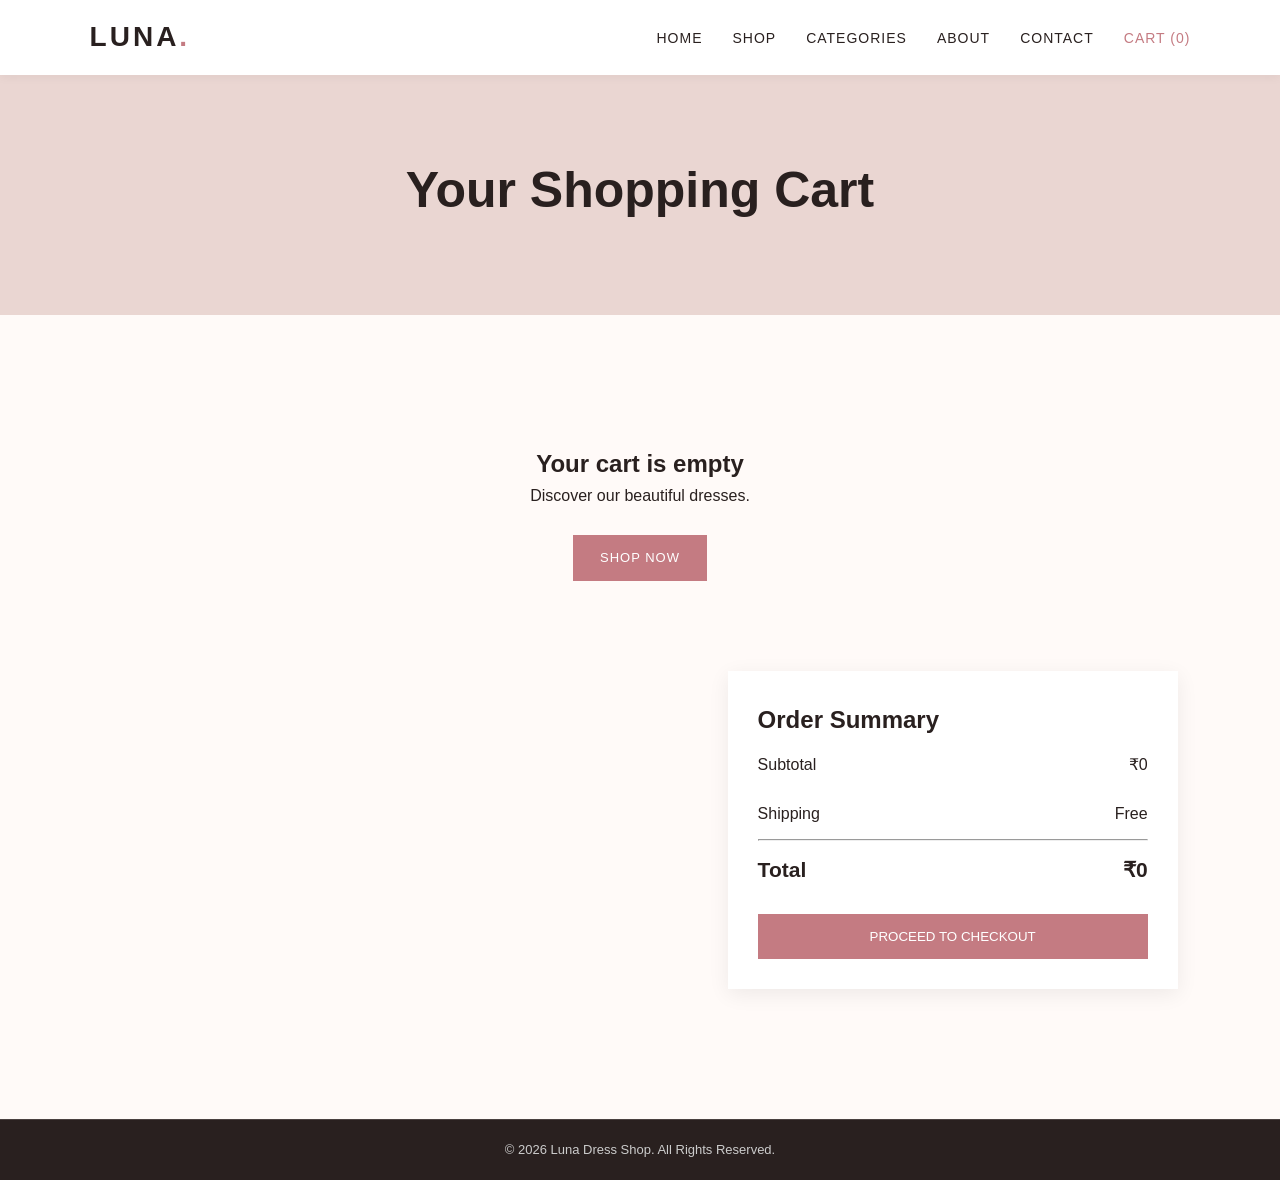
<file: cart.html>
<!DOCTYPE html>
<html lang="en">
<head>
    <meta charset="UTF-8">
    <meta name="viewport" content="width=device-width, initial-scale=1.0">
    <title>Luna Dress Shop | Cart</title>
    <link rel="stylesheet" href="css/style.css">
</head>

<body>

<header>
    <nav class="navbar">
        <a href="index.html" class="logo">LUNA<span>.</span></a>

        <ul class="nav-links">
            <li><a href="index.html">Home</a></li>
            <li><a href="shop.html">Shop</a></li>
            <li><a href="categories.html">Categories</a></li>
            <li><a href="about.html">About</a></li>
            <li><a href="contact.html">Contact</a></li>
            <li><a class="active" href="cart.html">Cart (<span id="cart-count">0</span>)</a></li>
        </ul>

        <button class="menu-btn" onclick="toggleMenu()">☰</button>
    </nav>
</header>

<section class="page-banner">
    <h1>Your Shopping Cart</h1>
</section>

<section class="cart-section">

    <div id="cart-items"></div>

    <div class="cart-summary">
        <h2>Order Summary</h2>

        <div class="summary-row">
            <span>Subtotal</span>
            <span>₹<span id="cart-total">0</span></span>
        </div>

        <div class="summary-row">
            <span>Shipping</span>
            <span>Free</span>
        </div>

        <hr>

        <div class="summary-row total">
            <span>Total</span>
            <span>₹<span id="final-total">0</span></span>
        </div>

        <button class="checkout-btn" onclick="checkout()">
            PROCEED TO CHECKOUT
        </button>
    </div>

</section>

<footer>
    <div class="copyright">
        © 2026 Luna Dress Shop. All Rights Reserved.
    </div>
</footer>

<script src="js/script.js"></script>
</body>
</html>
</file>
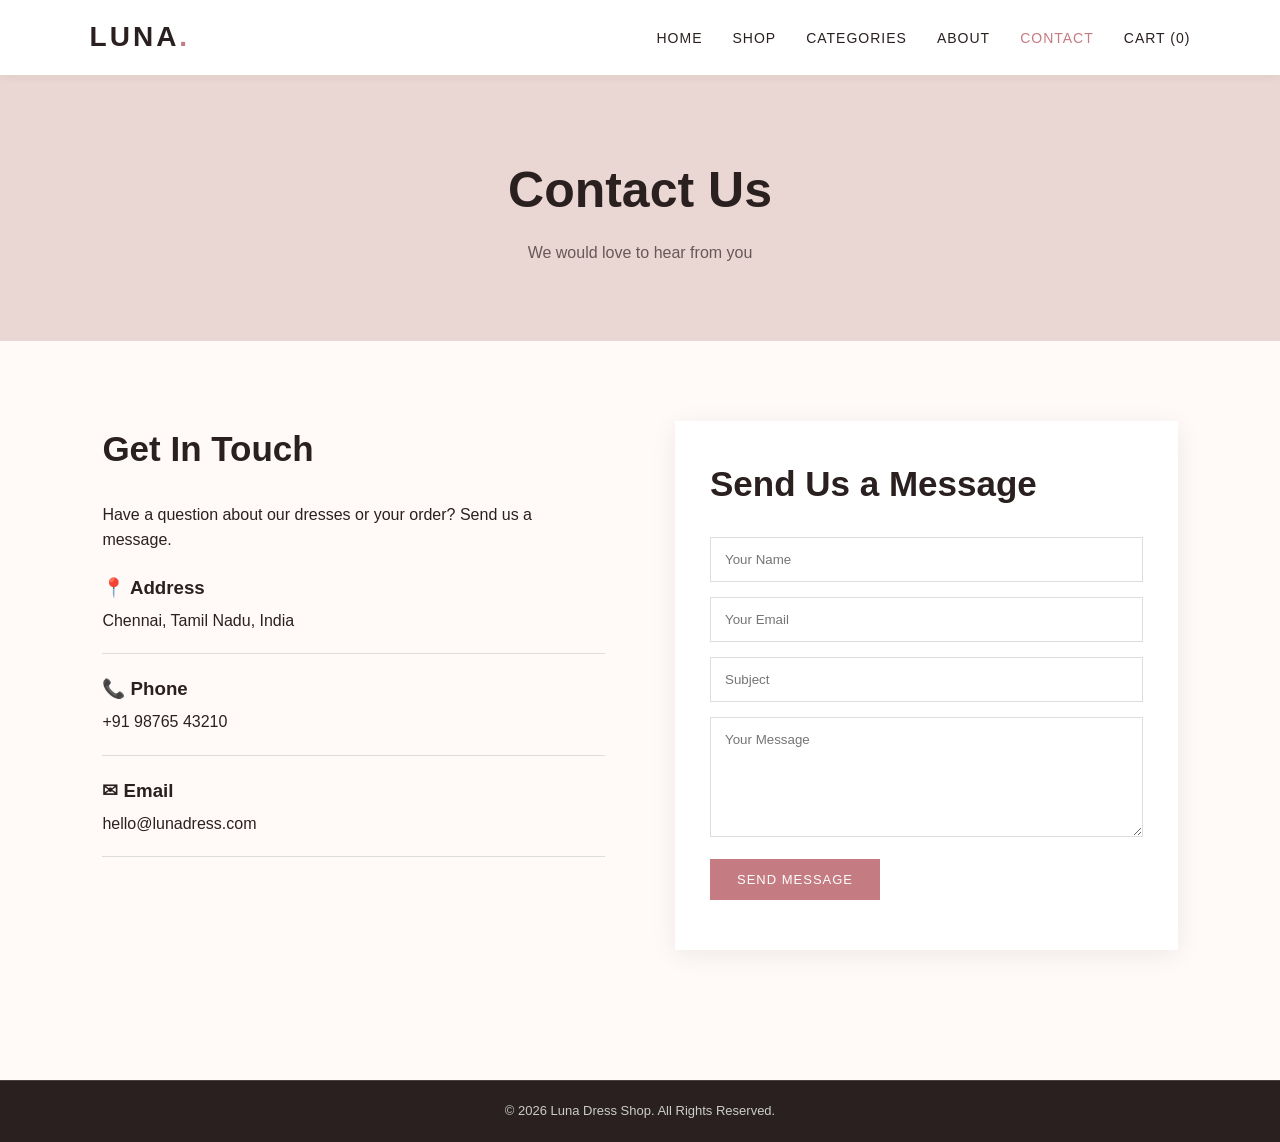
<file: contact.html>
<!DOCTYPE html>
<html lang="en">
<head>
    <meta charset="UTF-8">
    <meta name="viewport" content="width=device-width, initial-scale=1.0">
    <title>Luna Dress Shop | Contact</title>
    <link rel="stylesheet" href="css/style.css">
</head>

<body>

<header>
    <nav class="navbar">
        <a href="index.html" class="logo">LUNA<span>.</span></a>

        <ul class="nav-links">
            <li><a href="index.html">Home</a></li>
            <li><a href="shop.html">Shop</a></li>
            <li><a href="categories.html">Categories</a></li>
            <li><a href="about.html">About</a></li>
            <li><a class="active" href="contact.html">Contact</a></li>
            <li><a href="cart.html">Cart (<span id="cart-count">0</span>)</a></li>
        </ul>

        <button class="menu-btn" onclick="toggleMenu()">☰</button>
    </nav>
</header>

<section class="page-banner">
    <h1>Contact Us</h1>
    <p>We would love to hear from you</p>
</section>

<section class="contact-section">

    <div class="contact-info">
        <h2>Get In Touch</h2>

        <p>
            Have a question about our dresses or your order?
            Send us a message.
        </p>

        <div class="contact-box">
            <h3>📍 Address</h3>
            <p>Chennai, Tamil Nadu, India</p>
        </div>

        <div class="contact-box">
            <h3>📞 Phone</h3>
            <p>+91 98765 43210</p>
        </div>

        <div class="contact-box">
            <h3>✉ Email</h3>
            <p>hello@lunadress.com</p>
        </div>
    </div>

    <form class="contact-form" onsubmit="sendMessage(event)">

        <h2>Send Us a Message</h2>

        <input type="text" id="name" placeholder="Your Name" required>

        <input type="email" id="email" placeholder="Your Email" required>

        <input type="text" id="subject" placeholder="Subject" required>

        <textarea id="message" rows="6"
            placeholder="Your Message" required></textarea>

        <button type="submit" class="btn">SEND MESSAGE</button>

        <p id="form-message"></p>

    </form>

</section>

<footer>
    <div class="copyright">
        © 2026 Luna Dress Shop. All Rights Reserved.
    </div>
</footer>

<script src="js/script.js"></script>
</body>
</html>
</file>
<file: css/style.css>
* {
    margin: 0;
    padding: 0;
    box-sizing: border-box;
}

body {
    font-family: Arial, Helvetica, sans-serif;
    color: #29201f;
    background: #fffaf8;
    line-height: 1.6;
}

a {
    text-decoration: none;
    color: inherit;
}

img {
    width: 100%;
    display: block;
}

.navbar {
    height: 75px;
    display: flex;
    align-items: center;
    justify-content: space-between;
    padding: 0 7%;
    background: white;
    position: relative;
    z-index: 10;
    box-shadow: 0 2px 10px rgba(0,0,0,0.05);
}

.logo {
    font-size: 28px;
    font-weight: bold;
    letter-spacing: 3px;
}

.logo span {
    color: #c47b82;
}

.nav-links {
    list-style: none;
    display: flex;
    gap: 30px;
    align-items: center;
}

.nav-links a {
    font-size: 14px;
    text-transform: uppercase;
    letter-spacing: 1px;
}

.nav-links a:hover,
.nav-links .active {
    color: #c47b82;
}

.menu-btn {
    display: none;
    border: none;
    background: none;
    font-size: 25px;
    cursor: pointer;
}

/* HERO */

.hero {
    min-height: 650px;
    background:
        linear-gradient(
            rgba(0,0,0,0.25),
            rgba(0,0,0,0.25)
        ),
        url("https://images.unsplash.com/photo-1539109136881-3be0616acf4b?auto=format&fit=crop&w=1600&q=85")
        center/cover;
    display: flex;
    align-items: center;
    padding-left: 9%;
}

.hero-content {
    color: white;
    max-width: 600px;
}

.small-title {
    font-size: 13px;
    letter-spacing: 3px;
    margin-bottom: 15px;
}

.hero h1 {
    font-size: clamp(50px, 7vw, 90px);
    line-height: 1;
    margin-bottom: 25px;
}

.hero p {
    font-size: 18px;
    margin-bottom: 30px;
}

.btn {
    display: inline-block;
    background: #c47b82;
    color: white;
    padding: 13px 27px;
    border: none;
    cursor: pointer;
    font-size: 13px;
    letter-spacing: 1px;
    transition: 0.3s;
}

.btn:hover {
    background: #9f5d64;
    transform: translateY(-2px);
}

/* SECTIONS */

.section {
    padding: 80px 7%;
}

.section-title {
    text-align: center;
    margin-bottom: 45px;
}

.section-title p {
    color: #c47b82;
    letter-spacing: 3px;
    font-size: 13px;
}

.section-title h2 {
    font-size: 40px;
    margin-top: 8px;
}

.products {
    display: grid;
    grid-template-columns: repeat(3, 1fr);
    gap: 30px;
}

.product-card {
    background: white;
    overflow: hidden;
    transition: 0.3s;
}

.product-card:hover {
    transform: translateY(-5px);
    box-shadow: 0 10px 30px rgba(0,0,0,0.08);
}

.product-card img {
    height: 400px;
    object-fit: cover;
}

.product-info {
    padding: 20px;
}

.product-info h3 {
    margin-bottom: 7px;
    font-size: 18px;
}

.product-info p {
    font-weight: bold;
    margin-bottom: 15px;
}

.add-btn {
    border: none;
    background: #29201f;
    color: white;
    padding: 10px 18px;
    cursor: pointer;
}

.add-btn:hover {
    background: #c47b82;
}

/* PROMO */

.promo {
    background: #ead6d2;
    padding: 90px 10%;
    text-align: center;
}

.promo p {
    letter-spacing: 3px;
    font-size: 13px;
}

.promo h2 {
    font-size: 45px;
    margin: 10px 0 25px;
}

.light-btn {
    background: #29201f;
}

/* PAGE BANNER */

.page-banner {
    background: #ead6d2;
    text-align: center;
    padding: 75px 20px;
}

.page-banner h1 {
    font-size: 50px;
    margin-bottom: 10px;
}

.page-banner p {
    color: #665958;
}

/* FILTER */

.filter-buttons {
    text-align: center;
    margin-bottom: 40px;
}

.filter-buttons button {
    padding: 11px 22px;
    margin: 5px;
    border: 1px solid #c47b82;
    background: transparent;
    cursor: pointer;
}

.filter-buttons button:hover {
    background: #c47b82;
    color: white;
}

/* CATEGORIES */

.category-section {
    padding: 80px 7%;
    display: grid;
    grid-template-columns: repeat(3, 1fr);
    gap: 30px;
}

.category-card {
    background: white;
    box-shadow: 0 5px 20px rgba(0,0,0,0.07);
}

.category-card img {
    height: 450px;
    object-fit: cover;
}

.category-card div {
    padding: 25px;
}

.category-card h2 {
    margin-bottom: 10px;
}

.category-card p {
    margin-bottom: 20px;
}

/* ABOUT */

.about-section {
    padding: 90px 8%;
    display: grid;
    grid-template-columns: 1fr 1fr;
    gap: 70px;
    align-items: center;
}

.about-image img {
    height: 600px;
    object-fit: cover;
}

.about-content h2 {
    font-size: 45px;
    line-height: 1.15;
    margin-bottom: 25px;
}

.about-content p {
    margin-bottom: 20px;
}

.values {
    padding: 60px 8%;
    display: grid;
    grid-template-columns: repeat(3, 1fr);
    gap: 30px;
    text-align: center;
    background: #ead6d2;
}

.values div {
    padding: 25px;
}

.values h3 {
    font-size: 22px;
    margin-bottom: 10px;
}

/* CART */

.cart-section {
    padding: 80px 8%;
    min-height: 500px;
}

.cart-item {
    background: white;
    padding: 20px;
    margin-bottom: 15px;
    display: flex;
    justify-content: space-between;
    align-items: center;
    box-shadow: 0 3px 12px rgba(0,0,0,0.06);
}

.cart-item h3 {
    margin-bottom: 5px;
}

.quantity-controls {
    display: flex;
    gap: 10px;
    align-items: center;
}

.quantity-controls button {
    border: 1px solid #ddd;
    background: white;
    padding: 5px 12px;
    cursor: pointer;
}

.remove-btn {
    background: #29201f !important;
    color: white;
}

.cart-summary {
    max-width: 450px;
    margin: 40px 0 0 auto;
    background: white;
    padding: 30px;
    box-shadow: 0 5px 20px rgba(0,0,0,0.07);
}

.summary-row {
    display: flex;
    justify-content: space-between;
    padding: 12px 0;
}

.total {
    font-size: 21px;
    font-weight: bold;
}

.checkout-btn {
    width: 100%;
    padding: 15px;
    border: none;
    background: #c47b82;
    color: white;
    cursor: pointer;
    margin-top: 15px;
}

/* CONTACT */

.contact-section {
    padding: 80px 8%;
    display: grid;
    grid-template-columns: 1fr 1fr;
    gap: 70px;
}

.contact-info h2,
.contact-form h2 {
    font-size: 35px;
    margin-bottom: 25px;
}

.contact-box {
    padding: 20px 0;
    border-bottom: 1px solid #ddd;
}

.contact-box h3 {
    margin-bottom: 5px;
}

.contact-form {
    background: white;
    padding: 35px;
    box-shadow: 0 5px 25px rgba(0,0,0,0.07);
}

.contact-form input,
.contact-form textarea {
    width: 100%;
    border: 1px solid #ddd;
    padding: 14px;
    margin-bottom: 15px;
    font-family: inherit;
    outline: none;
}

.contact-form input:focus,
.contact-form textarea:focus {
    border-color: #c47b82;
}

#form-message {
    margin-top: 15px;
    color: #c47b82;
    font-weight: bold;
}

/* FOOTER */

footer {
    background: #29201f;
    color: white;
    margin-top: 50px;
}

.footer-content {
    padding: 60px 8%;
    display: grid;
    grid-template-columns: repeat(3, 1fr);
    gap: 50px;
}

.footer-content h2 {
    font-size: 28px;
    margin-bottom: 15px;
}

.footer-content h3 {
    margin-bottom: 15px;
}

.footer-content a {
    display: block;
    margin-bottom: 8px;
    color: #ddd;
}

.footer-content a:hover {
    color: #c47b82;
}

.copyright {
    text-align: center;
    border-top: 1px solid #4a4140;
    padding: 20px;
    color: #ccc;
    font-size: 13px;
}

/* MOBILE */

@media (max-width: 768px) {

    .navbar {
        padding: 0 5%;
    }

    .menu-btn {
        display: block;
    }

    .nav-links {
        display: none;
        position: absolute;
        top: 75px;
        left: 0;
        width: 100%;
        background: white;
        flex-direction: column;
        padding: 25px;
        gap: 20px;
    }

    .nav-links.show {
        display: flex;
    }

    .hero {
        min-height: 600px;
        padding: 30px;
    }

    .hero h1 {
        font-size: 55px;
    }

    .products {
        grid-template-columns: 1fr;
    }

    .category-section {
        grid-template-columns: 1fr;
    }

    .about-section {
        grid-template-columns: 1fr;
        gap: 40px;
    }

    .about-image img {
        height: 450px;
    }

    .values {
        grid-template-columns: 1fr;
    }

    .contact-section {
        grid-template-columns: 1fr;
    }

    .footer-content {
        grid-template-columns: 1fr;
    }

    .promo h2 {
        font-size: 32px;
    }

    .page-banner h1 {
        font-size: 40px;
    }

    .cart-item {
        flex-direction: column;
        gap: 15px;
        align-items: flex-start;
    }
}
</file>
